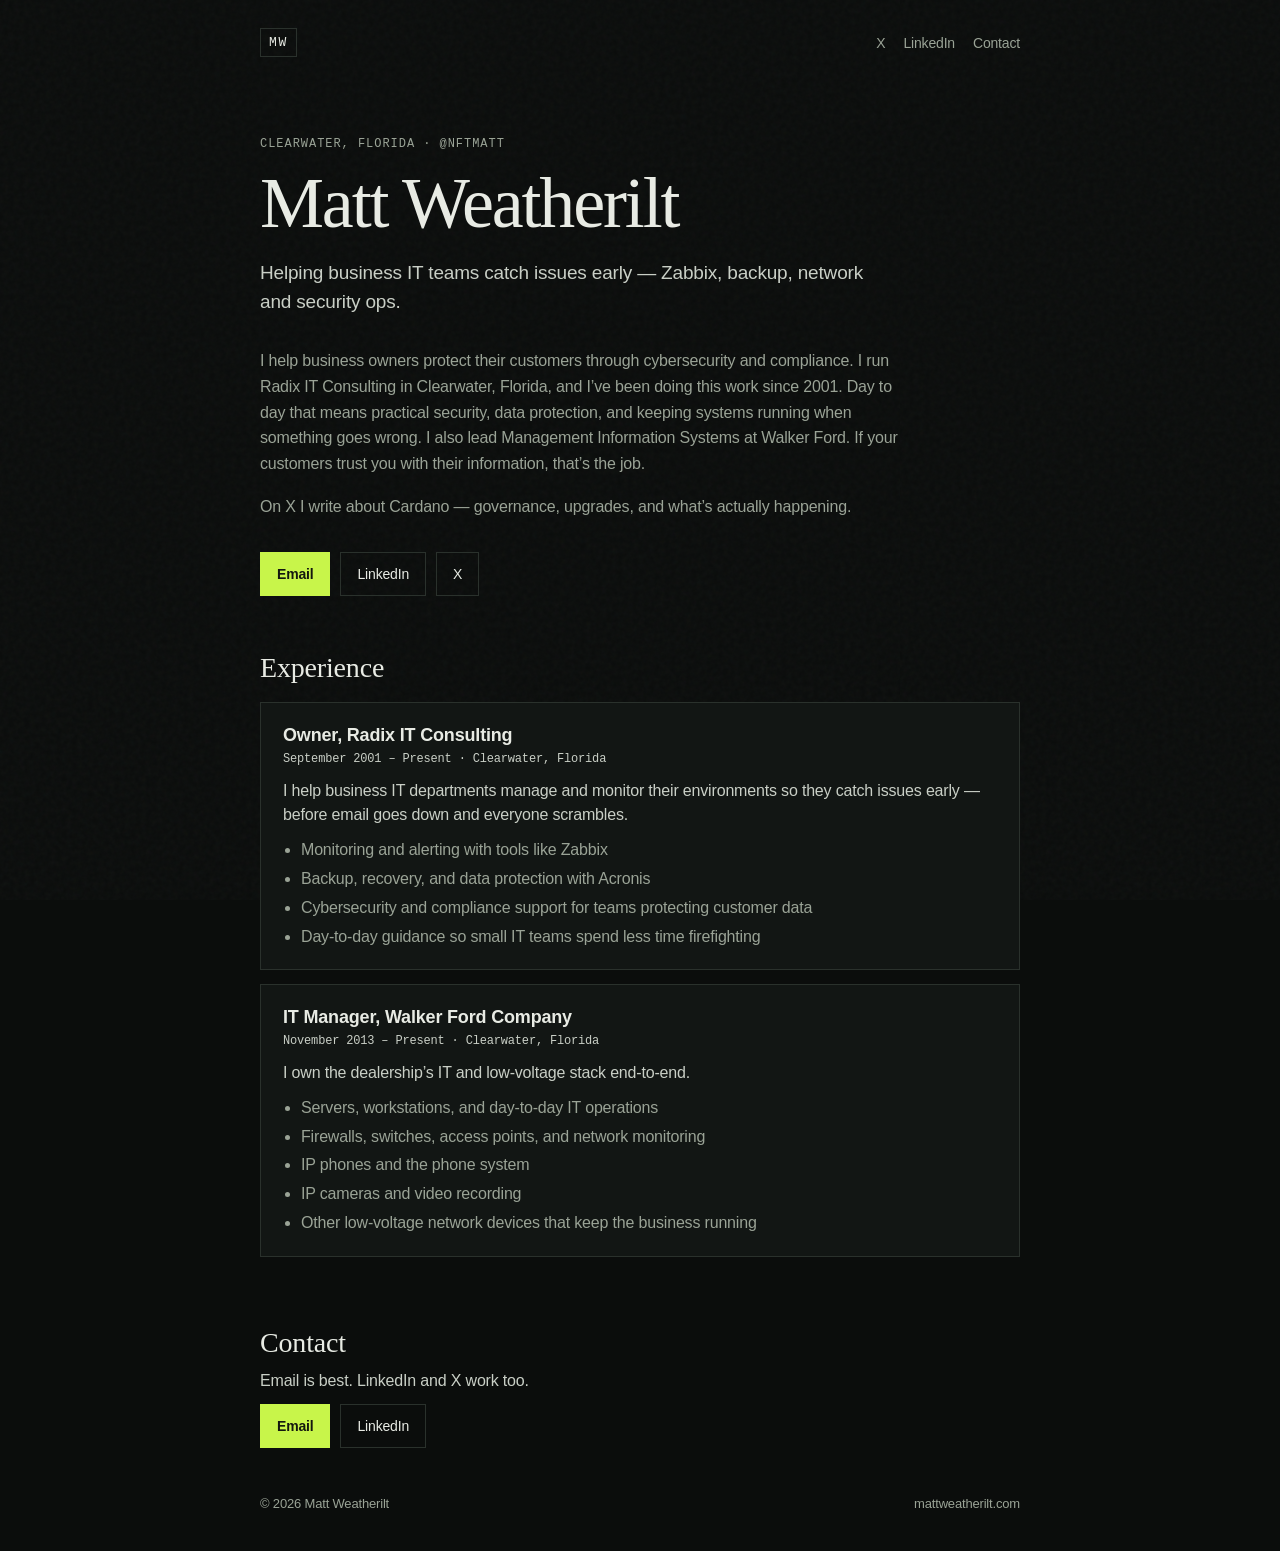
<file: index.html>
<!DOCTYPE html>
<html lang="en">
  <head>
    <meta charset="utf-8" />
    <meta name="viewport" content="width=device-width, initial-scale=1" />
    <title>Matt Weatherilt</title>
    <meta
      name="description"
      content="Matt Weatherilt helps business IT teams catch issues early — monitoring, backup, network and security ops. Clearwater, Florida."
    />
    <meta name="theme-color" content="#0b0d0c" />

    <meta property="og:title" content="Matt Weatherilt" />
    <meta
      property="og:description"
      content="Helping business IT teams catch issues early — Zabbix, backup, network and security ops."
    />
    <meta property="og:type" content="website" />
    <meta property="og:url" content="https://mattweatherilt.com" />
    <meta property="og:image" content="/og.png" />
    <meta name="twitter:card" content="summary_large_image" />
    <meta name="twitter:site" content="@nftmatt" />
    <meta name="twitter:title" content="Matt Weatherilt" />
    <meta
      name="twitter:description"
      content="Helping business IT teams catch issues early — Zabbix, backup, network and security ops."
    />
    <meta name="twitter:image" content="/og.png" />

    <link rel="icon" href="/favicon.svg" type="image/svg+xml" />
    <link rel="stylesheet" href="/styles.css" />
  </head>
  <body>
    <div class="noise" aria-hidden="true"></div>

    <header class="top">
      <div class="mark">MW</div>
      <nav>
        <a href="https://x.com/nftmatt" rel="me">X</a>
        <a href="https://www.linkedin.com/in/mattweatherilt">LinkedIn</a>
        <a href="#contact">Contact</a>
      </nav>
    </header>

    <main>
      <section class="hero">
        <p class="kicker">Clearwater, Florida · @nftmatt</p>
        <h1>Matt Weatherilt</h1>
        <p class="lede">
          Helping business IT teams catch issues early — Zabbix, backup,
          network and security ops.
        </p>
        <p class="about">
          I help business owners protect their customers through cybersecurity
          and compliance. I run Radix IT Consulting in Clearwater, Florida, and
          I’ve been doing this work since 2001. Day to day that means practical
          security, data protection, and keeping systems running when something
          goes wrong. I also lead Management Information Systems at Walker Ford.
          If your customers trust you with their information, that’s the job.
        </p>
        <p class="about x-line">
          On X I write about Cardano — governance, upgrades, and what’s actually
          happening.
        </p>
        <div class="cta">
          <a class="btn primary js-mail" href="#contact">Email</a>
          <a class="btn" href="https://www.linkedin.com/in/mattweatherilt">LinkedIn</a>
          <a class="btn" href="https://x.com/nftmatt">X</a>
        </div>
      </section>

      <section class="experience">
        <h2>Experience</h2>

        <article>
          <div class="job-head">
            <h3>Owner, Radix IT Consulting</h3>
            <p class="meta">September 2001 – Present · Clearwater, Florida</p>
          </div>
          <p>
            I help business IT departments manage and monitor their environments
            so they catch issues early — before email goes down and everyone
            scrambles.
          </p>
          <ul>
            <li>Monitoring and alerting with tools like Zabbix</li>
            <li>Backup, recovery, and data protection with Acronis</li>
            <li>Cybersecurity and compliance support for teams protecting customer data</li>
            <li>Day-to-day guidance so small IT teams spend less time firefighting</li>
          </ul>
        </article>

        <article>
          <div class="job-head">
            <h3>IT Manager, Walker Ford Company</h3>
            <p class="meta">November 2013 – Present · Clearwater, Florida</p>
          </div>
          <p>I own the dealership’s IT and low-voltage stack end-to-end.</p>
          <ul>
            <li>Servers, workstations, and day-to-day IT operations</li>
            <li>Firewalls, switches, access points, and network monitoring</li>
            <li>IP phones and the phone system</li>
            <li>IP cameras and video recording</li>
            <li>Other low-voltage network devices that keep the business running</li>
          </ul>
        </article>
      </section>

      <section class="contact" id="contact">
        <h2>Contact</h2>
        <p>Email is best. LinkedIn and X work too.</p>
        <div class="cta">
          <a class="btn primary js-mail" href="#contact">Email</a>
          <a class="btn" href="https://www.linkedin.com/in/mattweatherilt">LinkedIn</a>
        </div>
        <noscript>
          <p class="about">matt [at] radix-it-consulting [dot] com</p>
        </noscript>
      </section>
    </main>

    <footer>
      <span>© 2026 Matt Weatherilt</span>
      <span>mattweatherilt.com</span>
    </footer>
    <script src="/mail.js" defer></script>
  </body>
</html>
</file>
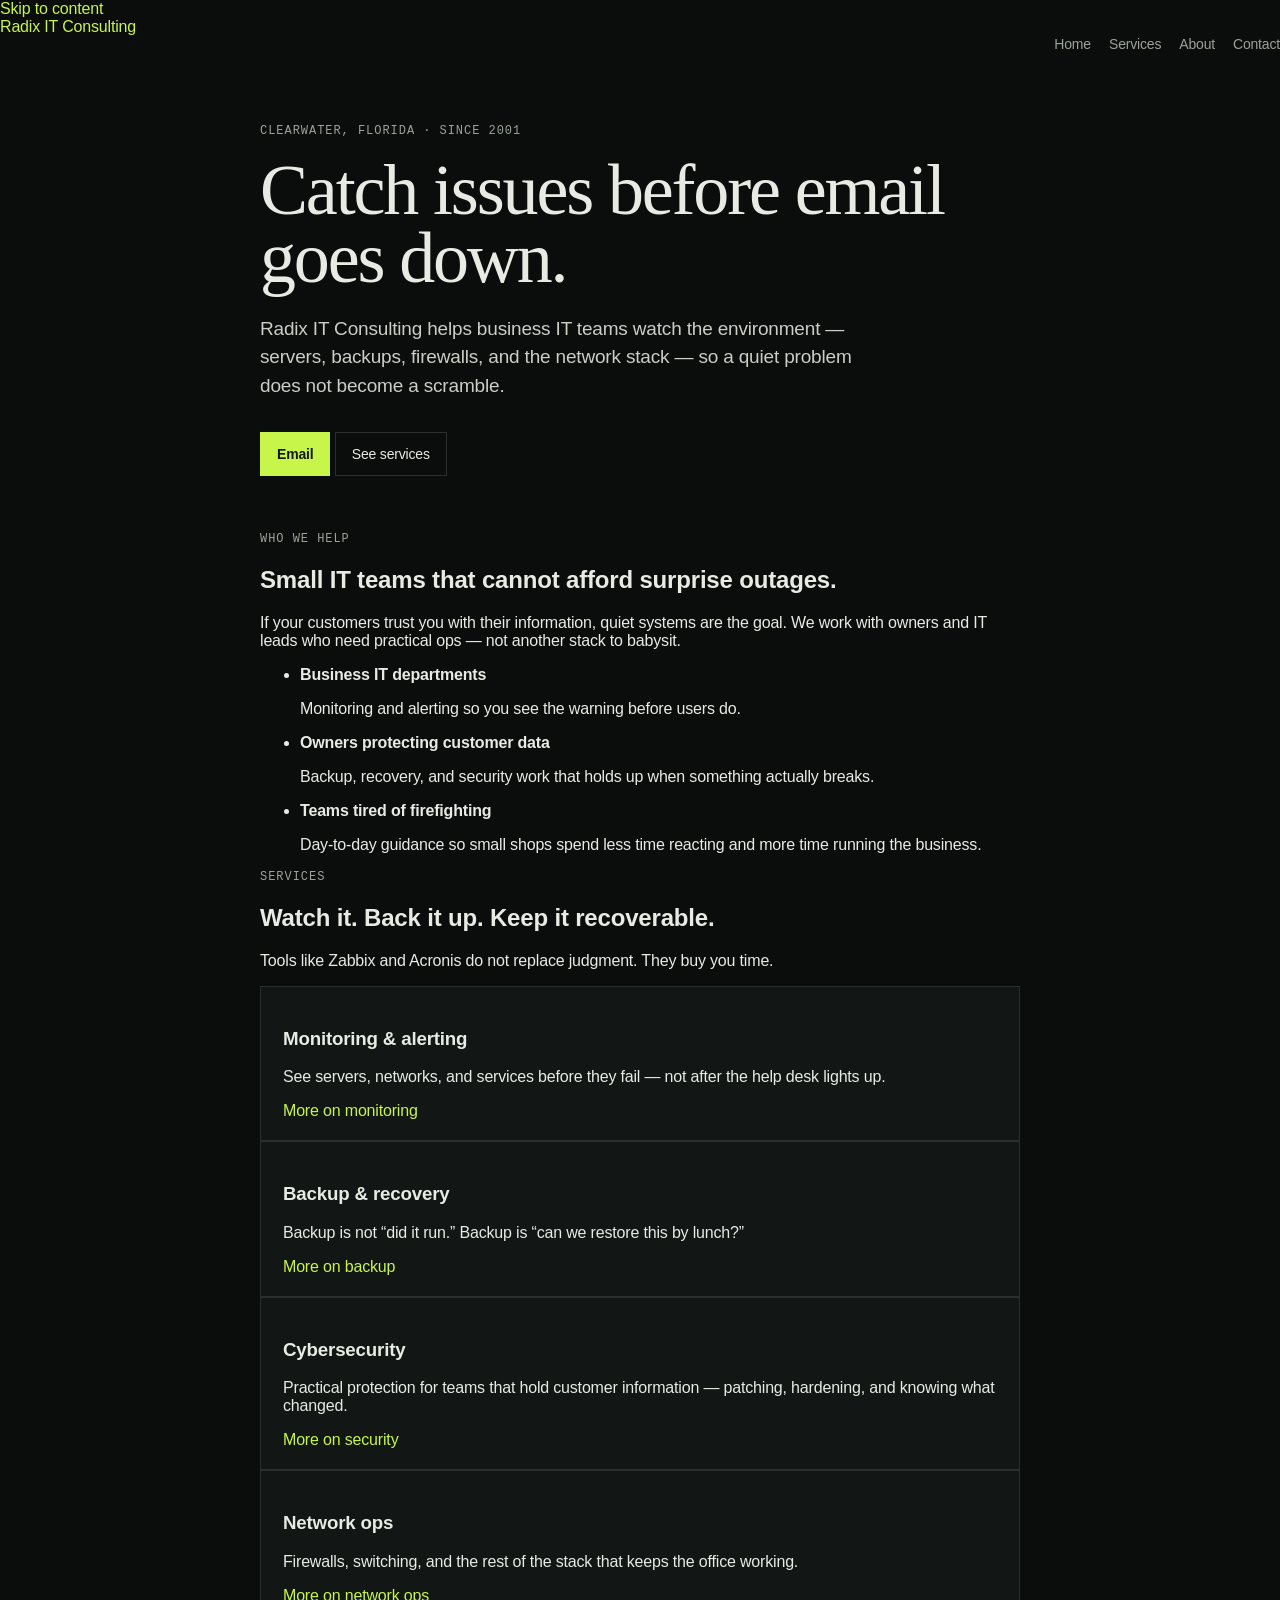
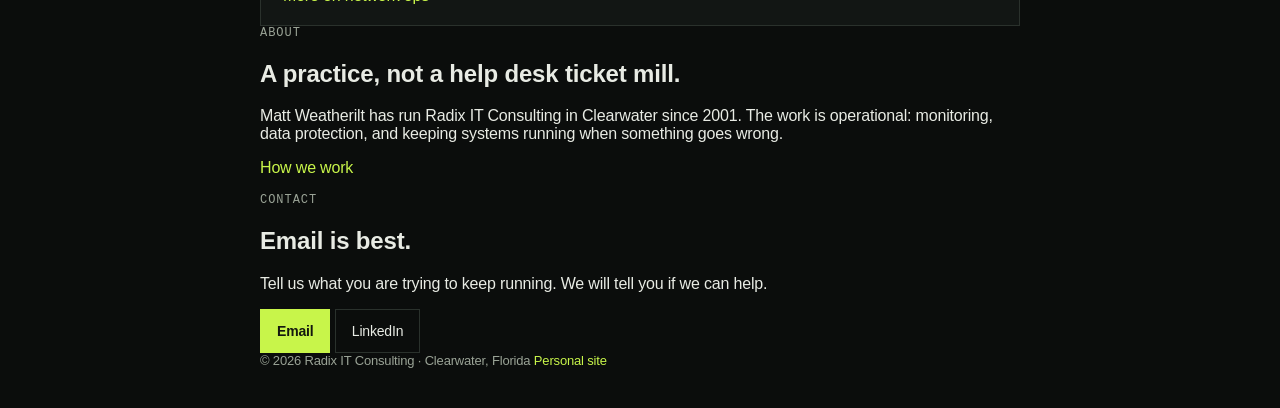
<file: radix/index.html>
<!DOCTYPE html>
<html lang="en">
  <head>
    <meta charset="utf-8" />
    <meta name="viewport" content="width=device-width, initial-scale=1" />
    <title>Radix IT Consulting</title>
    <meta
      name="description"
      content="Radix IT Consulting helps business IT teams catch issues early — monitoring, backup, network, and security ops. Clearwater, Florida."
    />
    <meta name="theme-color" content="#f6f4ef" />
    <meta property="og:title" content="Radix IT Consulting" />
    <meta
      property="og:description"
      content="Helping business IT teams catch issues early — monitoring, backup, network, and security ops."
    />
    <meta property="og:type" content="website" />
    <meta property="og:url" content="https://radix-it-consulting.com/" />
    <meta name="twitter:card" content="summary" />
    <meta name="twitter:title" content="Radix IT Consulting" />
    <meta
      name="twitter:description"
      content="Helping business IT teams catch issues early — monitoring, backup, network, and security ops."
    />
    <link rel="icon" href="/favicon.svg" type="image/svg+xml" />
    <link rel="stylesheet" href="/styles.css" />
  </head>
  <body>
    <a class="skip" href="#content">Skip to content</a>
    <header class="site-header">
      <div class="wrap">
        <a class="wordmark" href="/" aria-current="page">
          Radix
          <span>IT Consulting</span>
        </a>
        <nav aria-label="Primary">
          <a href="/" aria-current="page">Home</a>
          <a href="/services/">Services</a>
          <a href="/about/">About</a>
          <a href="/contact/">Contact</a>
        </nav>
      </div>
    </header>

    <main id="content">
      <section class="hero">
        <div class="wrap">
          <p class="kicker">Clearwater, Florida · Since 2001</p>
          <h1>Catch issues before email goes down.</h1>
          <p class="lede">
            Radix IT Consulting helps business IT teams watch the environment
            — servers, backups, firewalls, and the network stack — so a quiet
            problem does not become a scramble.
          </p>
          <div class="actions">
            <a class="btn primary js-mail" href="/contact/">Email</a>
            <a class="btn" href="/services/">See services</a>
          </div>
        </div>
      </section>

      <section class="band" aria-labelledby="who-heading">
        <div class="wrap">
          <p class="kicker">Who we help</p>
          <h2 id="who-heading">Small IT teams that cannot afford surprise outages.</h2>
          <p class="section-intro">
            If your customers trust you with their information, quiet systems
            are the goal. We work with owners and IT leads who need practical
            ops — not another stack to babysit.
          </p>
          <ul class="who-list">
            <li>
              <strong>Business IT departments</strong>
              <p>
                Monitoring and alerting so you see the warning before users
                do.
              </p>
            </li>
            <li>
              <strong>Owners protecting customer data</strong>
              <p>
                Backup, recovery, and security work that holds up when
                something actually breaks.
              </p>
            </li>
            <li>
              <strong>Teams tired of firefighting</strong>
              <p>
                Day-to-day guidance so small shops spend less time reacting
                and more time running the business.
              </p>
            </li>
          </ul>
        </div>
      </section>

      <section class="band plain" aria-labelledby="services-heading">
        <div class="wrap">
          <p class="kicker">Services</p>
          <h2 id="services-heading">Watch it. Back it up. Keep it recoverable.</h2>
          <p class="section-intro">
            Tools like Zabbix and Acronis do not replace judgment. They buy
            you time.
          </p>
          <div class="cards">
            <article class="card">
              <h3>Monitoring &amp; alerting</h3>
              <p>
                See servers, networks, and services before they fail — not
                after the help desk lights up.
              </p>
              <a class="more" href="/services/#monitoring">More on monitoring</a>
            </article>
            <article class="card">
              <h3>Backup &amp; recovery</h3>
              <p>
                Backup is not “did it run.” Backup is “can we restore this by
                lunch?”
              </p>
              <a class="more" href="/services/#backup">More on backup</a>
            </article>
            <article class="card">
              <h3>Cybersecurity</h3>
              <p>
                Practical protection for teams that hold customer information
                — patching, hardening, and knowing what changed.
              </p>
              <a class="more" href="/services/#security">More on security</a>
            </article>
            <article class="card">
              <h3>Network ops</h3>
              <p>
                Firewalls, switching, and the rest of the stack that keeps
                the office working.
              </p>
              <a class="more" href="/services/#network">More on network ops</a>
            </article>
          </div>
        </div>
      </section>

      <section class="band" aria-labelledby="about-heading">
        <div class="wrap">
          <p class="kicker">About</p>
          <h2 id="about-heading">A practice, not a help desk ticket mill.</h2>
          <div class="prose">
            <p>
              Matt Weatherilt has run Radix IT Consulting in Clearwater since
              2001. The work is operational: monitoring, data protection, and
              keeping systems running when something goes wrong.
            </p>
            <p>
              <a href="/about/">How we work</a>
            </p>
          </div>
        </div>
      </section>

      <section class="cta-band" aria-labelledby="contact-heading">
        <div class="wrap">
          <p class="kicker">Contact</p>
          <h2 id="contact-heading">Email is best.</h2>
          <p>
            Tell us what you are trying to keep running. We will tell you if
            we can help.
          </p>
          <div class="actions">
            <a class="btn primary js-mail" href="/contact/">Email</a>
            <a
              class="btn"
              href="https://www.linkedin.com/in/mattweatherilt"
              >LinkedIn</a
            >
          </div>
        </div>
      </section>
    </main>

    <footer class="site-footer">
      <div class="wrap">
        <span>© 2026 Radix IT Consulting · Clearwater, Florida</span>
        <span>
          <a href="https://mattweatherilt.com">Personal site</a>
        </span>
      </div>
    </footer>
    <noscript>
      <p class="sr-only">matt [at] radix-it-consulting [dot] com</p>
    </noscript>
    <script src="/mail.js" defer></script>
  </body>
</html>
</file>
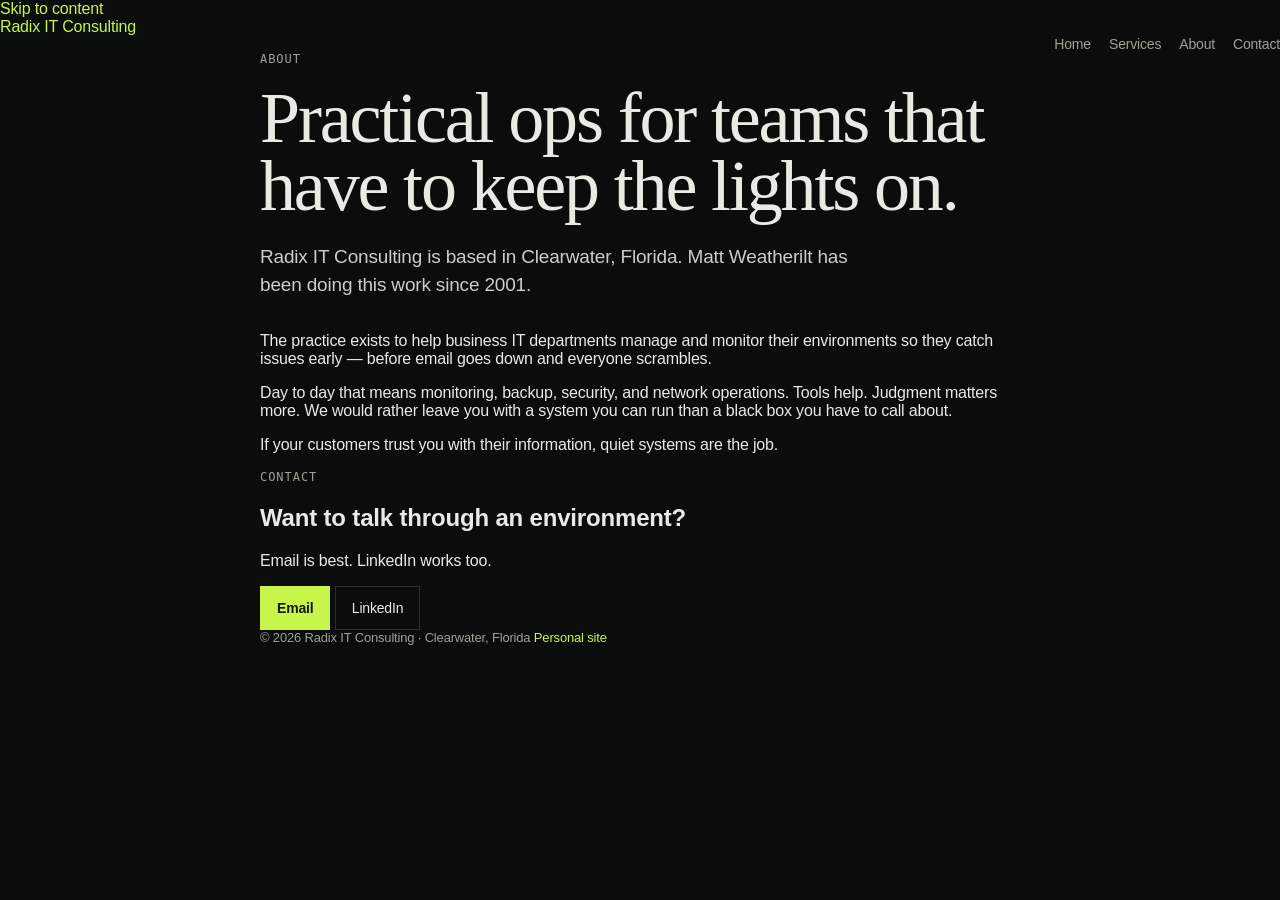
<file: radix/about/index.html>
<!DOCTYPE html>
<html lang="en">
  <head>
    <meta charset="utf-8" />
    <meta name="viewport" content="width=device-width, initial-scale=1" />
    <title>About — Radix IT Consulting</title>
    <meta
      name="description"
      content="Radix IT Consulting is a Clearwater, Florida practice helping business IT teams with monitoring, backup, security, and network ops since 2001."
    />
    <meta name="theme-color" content="#f6f4ef" />
    <meta property="og:title" content="About — Radix IT Consulting" />
    <meta
      property="og:description"
      content="A Clearwater practice helping business IT teams catch issues early — since 2001."
    />
    <meta property="og:type" content="website" />
    <meta property="og:url" content="https://radix-it-consulting.com/about/" />
    <link rel="icon" href="/favicon.svg" type="image/svg+xml" />
    <link rel="stylesheet" href="/styles.css" />
  </head>
  <body>
    <a class="skip" href="#content">Skip to content</a>
    <header class="site-header">
      <div class="wrap">
        <a class="wordmark" href="/">
          Radix
          <span>IT Consulting</span>
        </a>
        <nav aria-label="Primary">
          <a href="/">Home</a>
          <a href="/services/">Services</a>
          <a href="/about/" aria-current="page">About</a>
          <a href="/contact/">Contact</a>
        </nav>
      </div>
    </header>

    <main id="content">
      <section class="page-hero">
        <div class="wrap">
          <p class="kicker">About</p>
          <h1>Practical ops for teams that have to keep the lights on.</h1>
          <p class="lede">
            Radix IT Consulting is based in Clearwater, Florida. Matt
            Weatherilt has been doing this work since 2001.
          </p>
        </div>
      </section>

      <section class="band">
        <div class="wrap prose">
          <p>
            The practice exists to help business IT departments manage and
            monitor their environments so they catch issues early — before
            email goes down and everyone scrambles.
          </p>
          <p>
            Day to day that means monitoring, backup, security, and network
            operations. Tools help. Judgment matters more. We would rather
            leave you with a system you can run than a black box you have to
            call about.
          </p>
          <p>
            If your customers trust you with their information, quiet
            systems are the job.
          </p>
        </div>
      </section>

      <section class="cta-band" aria-labelledby="contact-heading">
        <div class="wrap">
          <p class="kicker">Contact</p>
          <h2 id="contact-heading">Want to talk through an environment?</h2>
          <p>Email is best. LinkedIn works too.</p>
          <div class="actions">
            <a class="btn primary js-mail" href="/contact/">Email</a>
            <a
              class="btn"
              href="https://www.linkedin.com/in/mattweatherilt"
              >LinkedIn</a
            >
          </div>
        </div>
      </section>
    </main>

    <footer class="site-footer">
      <div class="wrap">
        <span>© 2026 Radix IT Consulting · Clearwater, Florida</span>
        <span>
          <a href="https://mattweatherilt.com">Personal site</a>
        </span>
      </div>
    </footer>
    <script src="/mail.js" defer></script>
  </body>
</html>
</file>
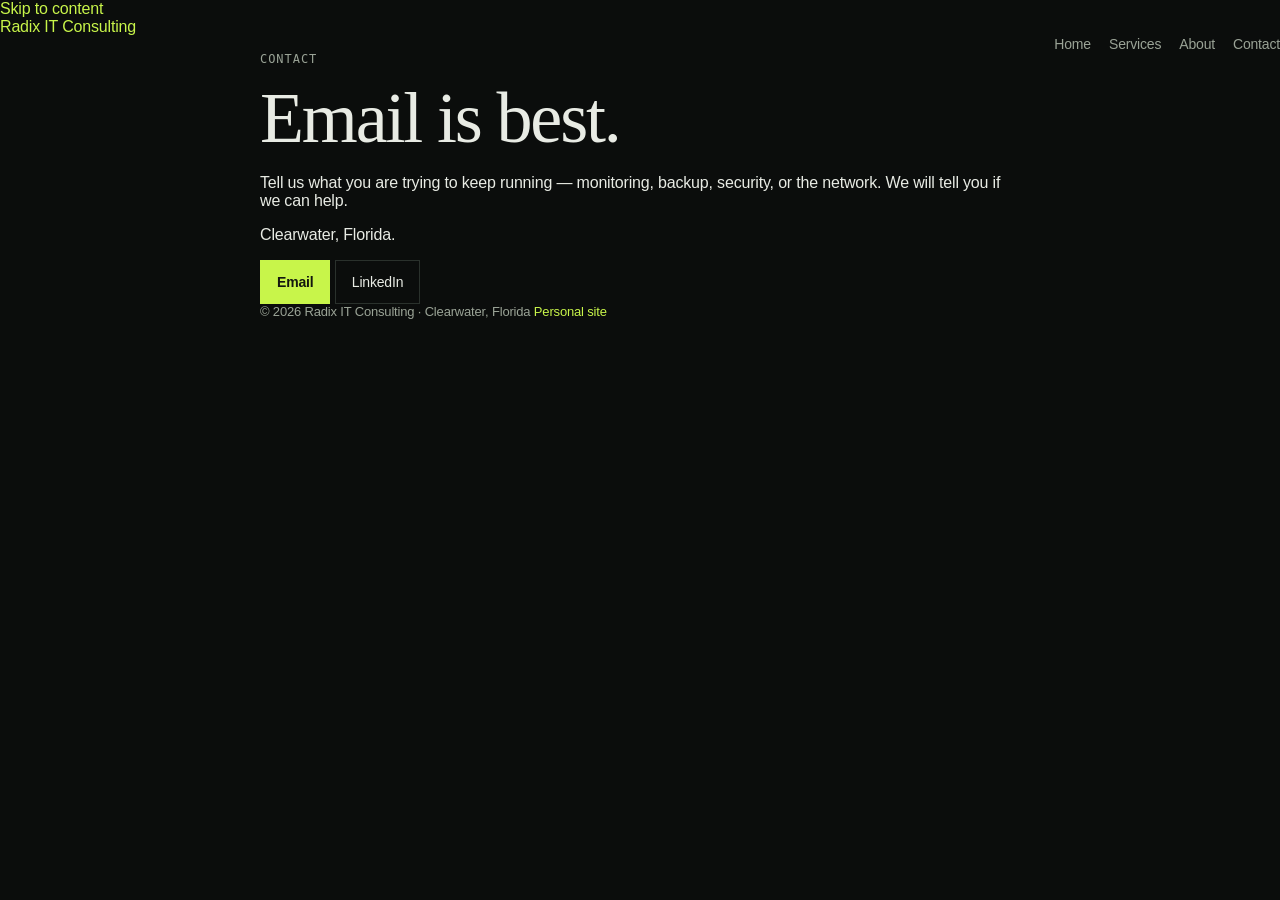
<file: radix/contact/index.html>
<!DOCTYPE html>
<html lang="en">
  <head>
    <meta charset="utf-8" />
    <meta name="viewport" content="width=device-width, initial-scale=1" />
    <title>Contact — Radix IT Consulting</title>
    <meta
      name="description"
      content="Email Radix IT Consulting in Clearwater, Florida. Monitoring, backup, security, and network ops for business IT teams."
    />
    <meta name="theme-color" content="#f6f4ef" />
    <meta property="og:title" content="Contact — Radix IT Consulting" />
    <meta
      property="og:description"
      content="Email is best. LinkedIn works too."
    />
    <meta property="og:type" content="website" />
    <meta property="og:url" content="https://radix-it-consulting.com/contact/" />
    <link rel="icon" href="/favicon.svg" type="image/svg+xml" />
    <link rel="stylesheet" href="/styles.css" />
  </head>
  <body>
    <a class="skip" href="#content">Skip to content</a>
    <header class="site-header">
      <div class="wrap">
        <a class="wordmark" href="/">
          Radix
          <span>IT Consulting</span>
        </a>
        <nav aria-label="Primary">
          <a href="/">Home</a>
          <a href="/services/">Services</a>
          <a href="/about/">About</a>
          <a href="/contact/" aria-current="page">Contact</a>
        </nav>
      </div>
    </header>

    <main id="content">
      <section class="page-hero">
        <div class="wrap">
          <p class="kicker">Contact</p>
          <h1>Email is best.</h1>
        </div>
      </section>

      <section class="band plain">
        <div class="wrap contact-panel">
          <p>
            Tell us what you are trying to keep running — monitoring, backup,
            security, or the network. We will tell you if we can help.
          </p>
          <p>Clearwater, Florida.</p>
          <div class="actions">
            <a class="btn primary js-mail" href="#contact">Email</a>
            <a
              class="btn"
              href="https://www.linkedin.com/in/mattweatherilt"
              >LinkedIn</a
            >
          </div>
          <noscript>
            <p>matt [at] radix-it-consulting [dot] com</p>
          </noscript>
        </div>
      </section>
    </main>

    <footer class="site-footer">
      <div class="wrap">
        <span>© 2026 Radix IT Consulting · Clearwater, Florida</span>
        <span>
          <a href="https://mattweatherilt.com">Personal site</a>
        </span>
      </div>
    </footer>
    <script src="/mail.js" defer></script>
  </body>
</html>
</file>
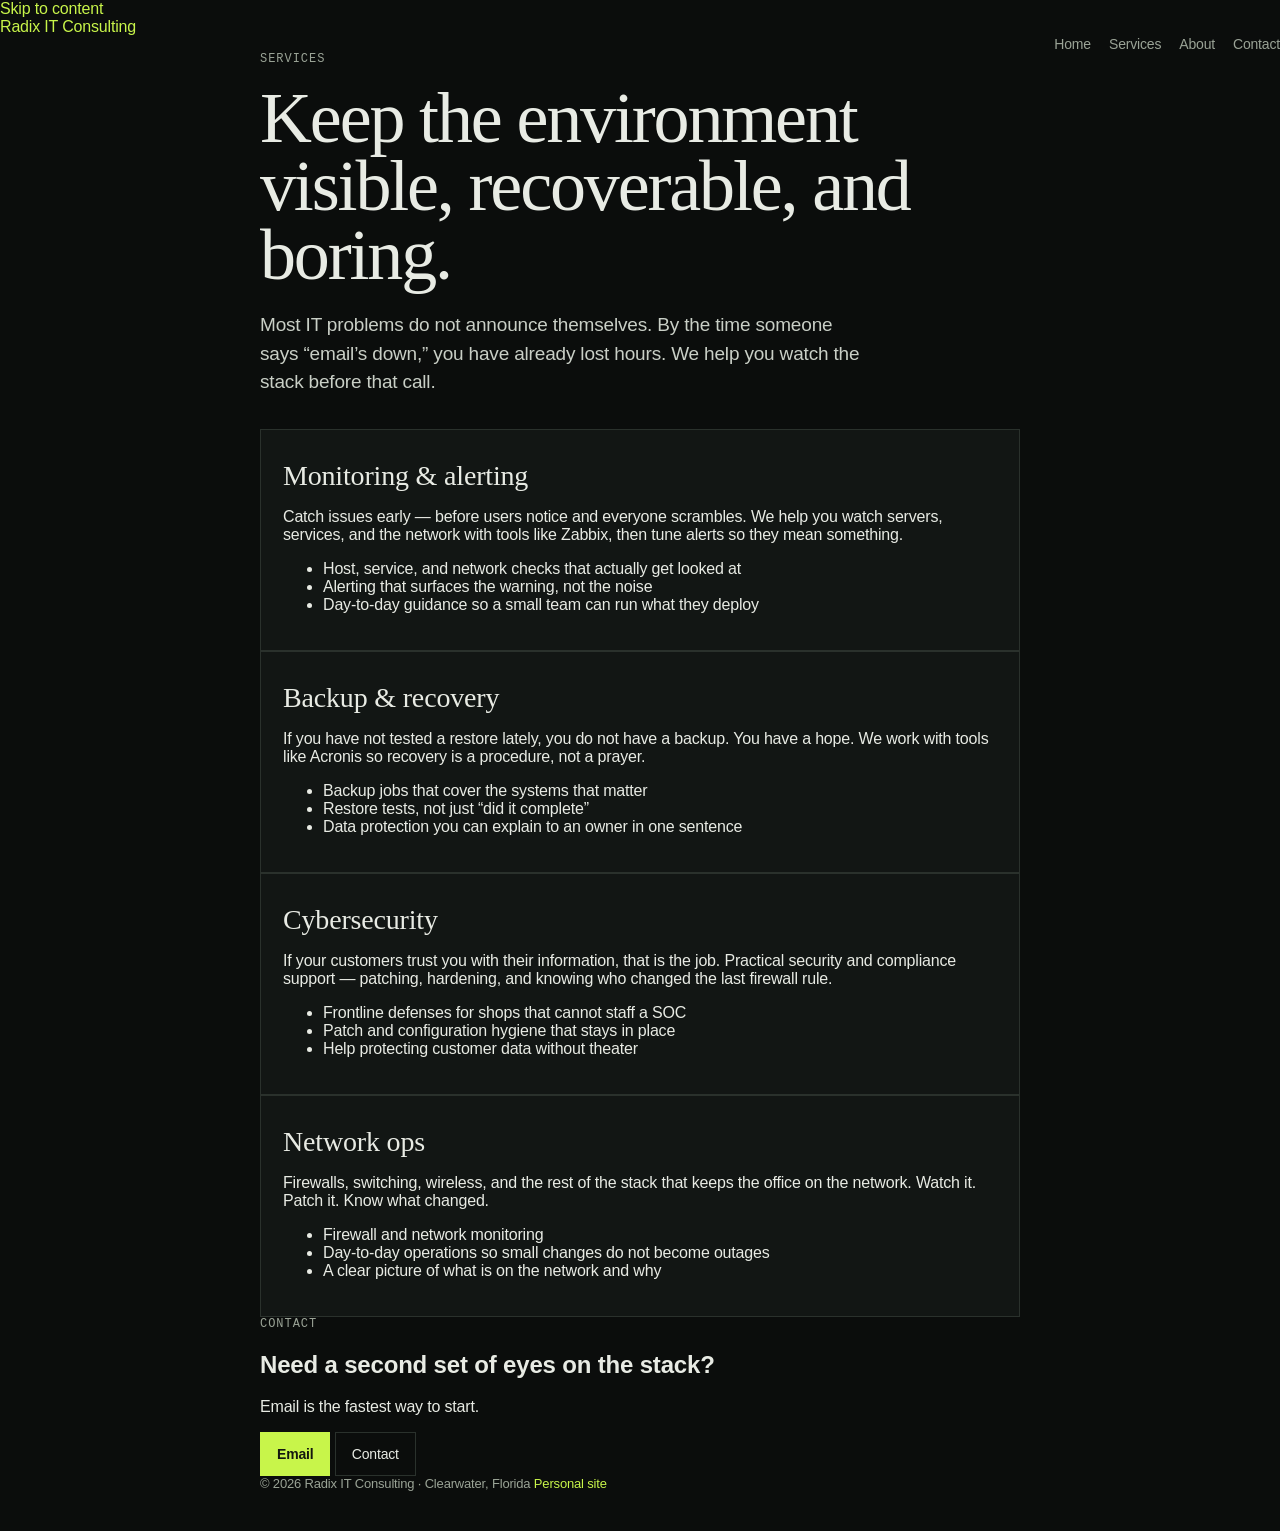
<file: radix/services/index.html>
<!DOCTYPE html>
<html lang="en">
  <head>
    <meta charset="utf-8" />
    <meta name="viewport" content="width=device-width, initial-scale=1" />
    <title>Services — Radix IT Consulting</title>
    <meta
      name="description"
      content="Monitoring, backup and recovery, cybersecurity, and network operations for business IT teams. Radix IT Consulting, Clearwater, Florida."
    />
    <meta name="theme-color" content="#f6f4ef" />
    <meta property="og:title" content="Services — Radix IT Consulting" />
    <meta
      property="og:description"
      content="Monitoring, backup and recovery, cybersecurity, and network operations for business IT teams."
    />
    <meta property="og:type" content="website" />
    <meta property="og:url" content="https://radix-it-consulting.com/services/" />
    <link rel="icon" href="/favicon.svg" type="image/svg+xml" />
    <link rel="stylesheet" href="/styles.css" />
  </head>
  <body>
    <a class="skip" href="#content">Skip to content</a>
    <header class="site-header">
      <div class="wrap">
        <a class="wordmark" href="/">
          Radix
          <span>IT Consulting</span>
        </a>
        <nav aria-label="Primary">
          <a href="/">Home</a>
          <a href="/services/" aria-current="page">Services</a>
          <a href="/about/">About</a>
          <a href="/contact/">Contact</a>
        </nav>
      </div>
    </header>

    <main id="content">
      <section class="page-hero">
        <div class="wrap">
          <p class="kicker">Services</p>
          <h1>Keep the environment visible, recoverable, and boring.</h1>
          <p class="lede">
            Most IT problems do not announce themselves. By the time someone
            says “email’s down,” you have already lost hours. We help you
            watch the stack before that call.
          </p>
        </div>
      </section>

      <section class="band plain">
        <div class="wrap service-list">
          <article class="service" id="monitoring">
            <h2>Monitoring &amp; alerting</h2>
            <p>
              Catch issues early — before users notice and everyone scrambles.
              We help you watch servers, services, and the network with tools
              like Zabbix, then tune alerts so they mean something.
            </p>
            <ul>
              <li>Host, service, and network checks that actually get looked at</li>
              <li>Alerting that surfaces the warning, not the noise</li>
              <li>Day-to-day guidance so a small team can run what they deploy</li>
            </ul>
          </article>

          <article class="service" id="backup">
            <h2>Backup &amp; recovery</h2>
            <p>
              If you have not tested a restore lately, you do not have a
              backup. You have a hope. We work with tools like Acronis so
              recovery is a procedure, not a prayer.
            </p>
            <ul>
              <li>Backup jobs that cover the systems that matter</li>
              <li>Restore tests, not just “did it complete”</li>
              <li>Data protection you can explain to an owner in one sentence</li>
            </ul>
          </article>

          <article class="service" id="security">
            <h2>Cybersecurity</h2>
            <p>
              If your customers trust you with their information, that is the
              job. Practical security and compliance support — patching,
              hardening, and knowing who changed the last firewall rule.
            </p>
            <ul>
              <li>Frontline defenses for shops that cannot staff a SOC</li>
              <li>Patch and configuration hygiene that stays in place</li>
              <li>Help protecting customer data without theater</li>
            </ul>
          </article>

          <article class="service" id="network">
            <h2>Network ops</h2>
            <p>
              Firewalls, switching, wireless, and the rest of the stack that
              keeps the office on the network. Watch it. Patch it. Know what
              changed.
            </p>
            <ul>
              <li>Firewall and network monitoring</li>
              <li>Day-to-day operations so small changes do not become outages</li>
              <li>A clear picture of what is on the network and why</li>
            </ul>
          </article>
        </div>
      </section>

      <section class="cta-band" aria-labelledby="contact-heading">
        <div class="wrap">
          <p class="kicker">Contact</p>
          <h2 id="contact-heading">Need a second set of eyes on the stack?</h2>
          <p>Email is the fastest way to start.</p>
          <div class="actions">
            <a class="btn primary js-mail" href="/contact/">Email</a>
            <a class="btn" href="/contact/">Contact</a>
          </div>
        </div>
      </section>
    </main>

    <footer class="site-footer">
      <div class="wrap">
        <span>© 2026 Radix IT Consulting · Clearwater, Florida</span>
        <span>
          <a href="https://mattweatherilt.com">Personal site</a>
        </span>
      </div>
    </footer>
    <script src="/mail.js" defer></script>
  </body>
</html>
</file>
<file: styles.css>
:root {
  --bg: #0b0d0c;
  --bg-2: #121614;
  --ink: #e8ebe4;
  --muted: #9aa396;
  --line: #2a312c;
  --accent: #c8f54a;
  --accent-ink: #14180f;
  --serif: "Iowan Old Style", "Palatino Linotype", Palatino, "Times New Roman", serif;
  --sans: "Segoe UI", "Helvetica Neue", Helvetica, Arial, sans-serif;
  --mono: "IBM Plex Mono", "SF Mono", ui-monospace, Menlo, Consolas, monospace;
}

* {
  box-sizing: border-box;
}

html,
body {
  margin: 0;
  padding: 0;
  background: var(--bg);
  color: var(--ink);
  font-family: var(--sans);
}

body {
  min-height: 100vh;
  letter-spacing: -0.011em;
}

a {
  color: var(--accent);
  text-decoration: none;
}

a:hover {
  text-decoration: underline;
}

.noise {
  pointer-events: none;
  position: fixed;
  inset: 0;
  opacity: 0.035;
  background-image: url("data:image/svg+xml,%3Csvg viewBox='0 0 200 200' xmlns='http://www.w3.org/2000/svg'%3E%3Cfilter id='n'%3E%3CfeTurbulence type='fractalNoise' baseFrequency='.85' numOctaves='4' stitchTiles='stitch'/%3E%3C/filter%3E%3Crect width='100%25' height='100%25' filter='url(%23n)'/%3E%3C/svg%3E");
  z-index: 0;
}

.top,
main,
footer {
  position: relative;
  z-index: 1;
  width: min(760px, calc(100% - 40px));
  margin: 0 auto;
}

.top {
  display: flex;
  align-items: center;
  justify-content: space-between;
  padding: 28px 0 8px;
}

.mark {
  font-family: var(--mono);
  font-size: 13px;
  letter-spacing: 0.14em;
  border: 1px solid var(--line);
  padding: 6px 8px;
  color: var(--ink);
}

a.mark:hover {
  text-decoration: none;
  border-color: var(--accent);
}

nav {
  display: flex;
  flex-wrap: wrap;
  justify-content: flex-end;
  gap: 18px;
  font-size: 14px;
}

nav a {
  color: var(--muted);
}

.hero {
  padding: 72px 0 56px;
}

.kicker {
  font-family: var(--mono);
  font-size: 12px;
  color: var(--muted);
  letter-spacing: 0.08em;
  text-transform: uppercase;
  margin: 0 0 18px;
}

h1 {
  font-family: var(--serif);
  font-weight: 500;
  font-size: clamp(42px, 8vw, 72px);
  line-height: 0.95;
  margin: 0 0 22px;
  letter-spacing: -0.03em;
}

.lede {
  font-size: 19px;
  line-height: 1.5;
  color: #c9cfc6;
  max-width: 38rem;
  margin: 0 0 32px;
}

.cta {
  display: flex;
  flex-wrap: wrap;
  gap: 10px;
}

.btn {
  display: inline-flex;
  align-items: center;
  justify-content: center;
  min-height: 44px;
  padding: 0 16px;
  border: 1px solid var(--line);
  color: var(--ink);
  font-size: 14px;
}

.btn:hover {
  text-decoration: none;
  border-color: var(--accent);
}

.btn.primary {
  background: var(--accent);
  color: var(--accent-ink);
  border-color: var(--accent);
  font-weight: 600;
}

.grid {
  display: grid;
  gap: 18px;
  padding: 8px 0 48px;
}

article {
  background: var(--bg-2);
  border: 1px solid var(--line);
  padding: 22px 22px 20px;
}

.num {
  font-family: var(--mono);
  font-size: 11px;
  color: var(--muted);
}

.about {
  font-size: 16px;
  line-height: 1.6;
  color: var(--muted);
  max-width: 40rem;
  margin: 0 0 18px;
}

.x-line {
  margin-bottom: 32px;
}

.experience,
.contact,
.webby-block {
  padding-bottom: 48px;
}

.webby-block h2 {
  font-family: var(--serif);
  font-size: 28px;
  font-weight: 500;
  margin: 0 0 14px;
}

.section-head {
  display: flex;
  align-items: flex-end;
  justify-content: space-between;
  gap: 16px;
  flex-wrap: wrap;
  margin-bottom: 16px;
}

.section-head h2 {
  margin-bottom: 0;
}

.empty-ledger {
  margin: 0;
  padding: 18px 0;
  border-top: 1px solid var(--line);
  border-bottom: 1px solid var(--line);
  color: var(--muted);
  line-height: 1.55;
}

.subscribe {
  display: flex;
  flex-wrap: wrap;
  gap: 10px;
  margin-top: 8px;
}

.subscribe input {
  min-height: 44px;
  min-width: min(100%, 260px);
  flex: 1;
  padding: 0 14px;
  border: 1px solid var(--line);
  background: var(--bg-2);
  color: var(--ink);
  font: inherit;
  font-size: 14px;
}

.subscribe button {
  cursor: pointer;
}

.sr-only {
  position: absolute;
  width: 1px;
  height: 1px;
  padding: 0;
  margin: -1px;
  overflow: hidden;
  clip: rect(0, 0, 0, 0);
  white-space: nowrap;
  border: 0;
}

.experience h2,
.contact h2 {
  font-family: var(--serif);
  font-size: 28px;
  font-weight: 500;
  margin: 0 0 18px;
}

.experience article {
  background: var(--bg-2);
  border: 1px solid var(--line);
  padding: 22px 22px 20px;
  margin-bottom: 14px;
}

.job-head h3 {
  margin: 0 0 4px;
  font-size: 18px;
  font-weight: 600;
}

.meta {
  margin: 0 0 12px;
  font-family: var(--mono);
  font-size: 12px;
  color: var(--muted);
}

.experience p,
.contact p {
  margin: 0 0 10px;
  color: #c9cfc6;
  line-height: 1.55;
}

.experience ul {
  margin: 0;
  padding-left: 18px;
  color: var(--muted);
  line-height: 1.55;
}

.experience li + li {
  margin-top: 4px;
}

article h2,
.now h2,
.contact h2 {
  font-family: var(--serif);
  font-size: 28px;
  font-weight: 500;
  margin: 8px 0 10px;
}

.now,
.contact {
  padding-bottom: 48px;
}

.now ul {
  margin: 0;
  padding: 0;
  list-style: none;
}

.now li {
  border-top: 1px solid var(--line);
  padding: 14px 0;
  color: #c9cfc6;
}

.now li:last-child {
  border-bottom: 1px solid var(--line);
}

footer {
  display: flex;
  justify-content: space-between;
  gap: 12px;
  padding: 0 0 40px;
  color: var(--muted);
  font-size: 13px;
}

@media (max-width: 560px) {
  .hero {
    padding-top: 48px;
  }

  .lede {
    font-size: 17px;
  }

  footer {
    flex-direction: column;
  }
}
</file>
